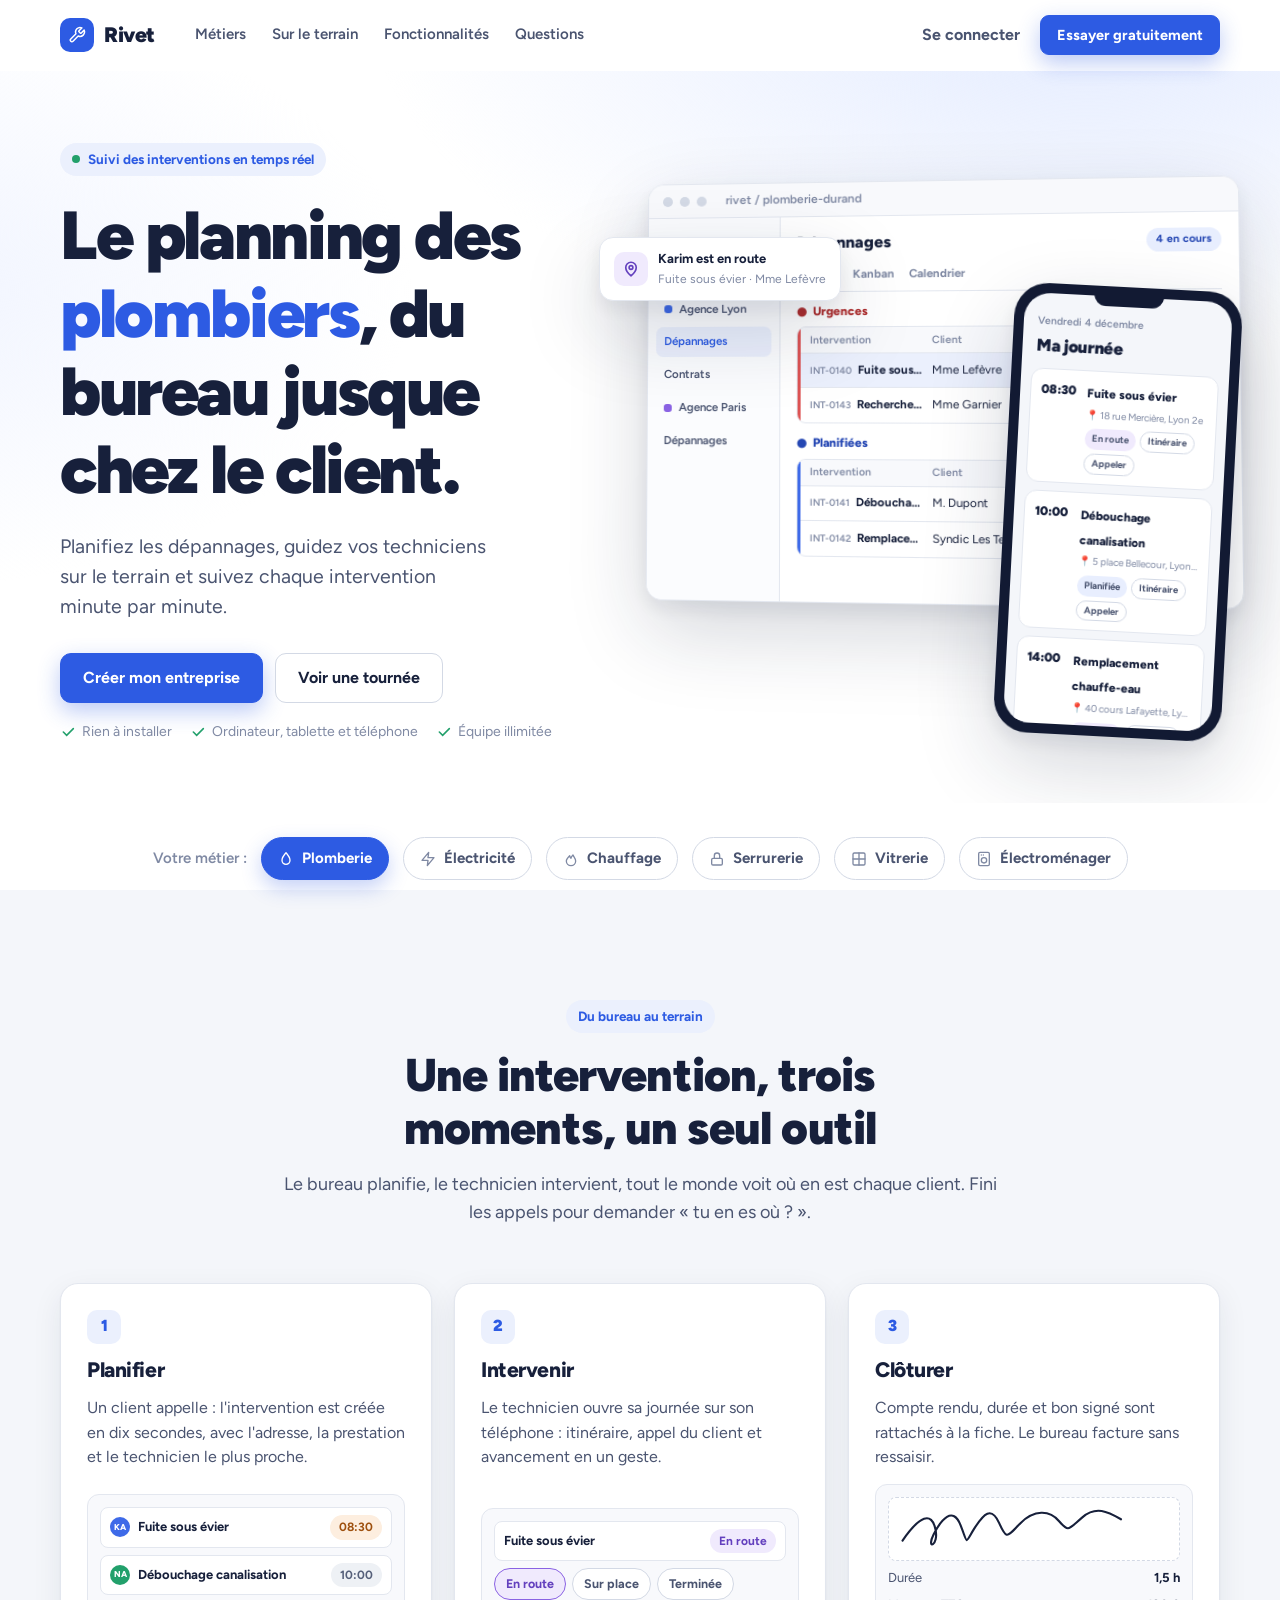
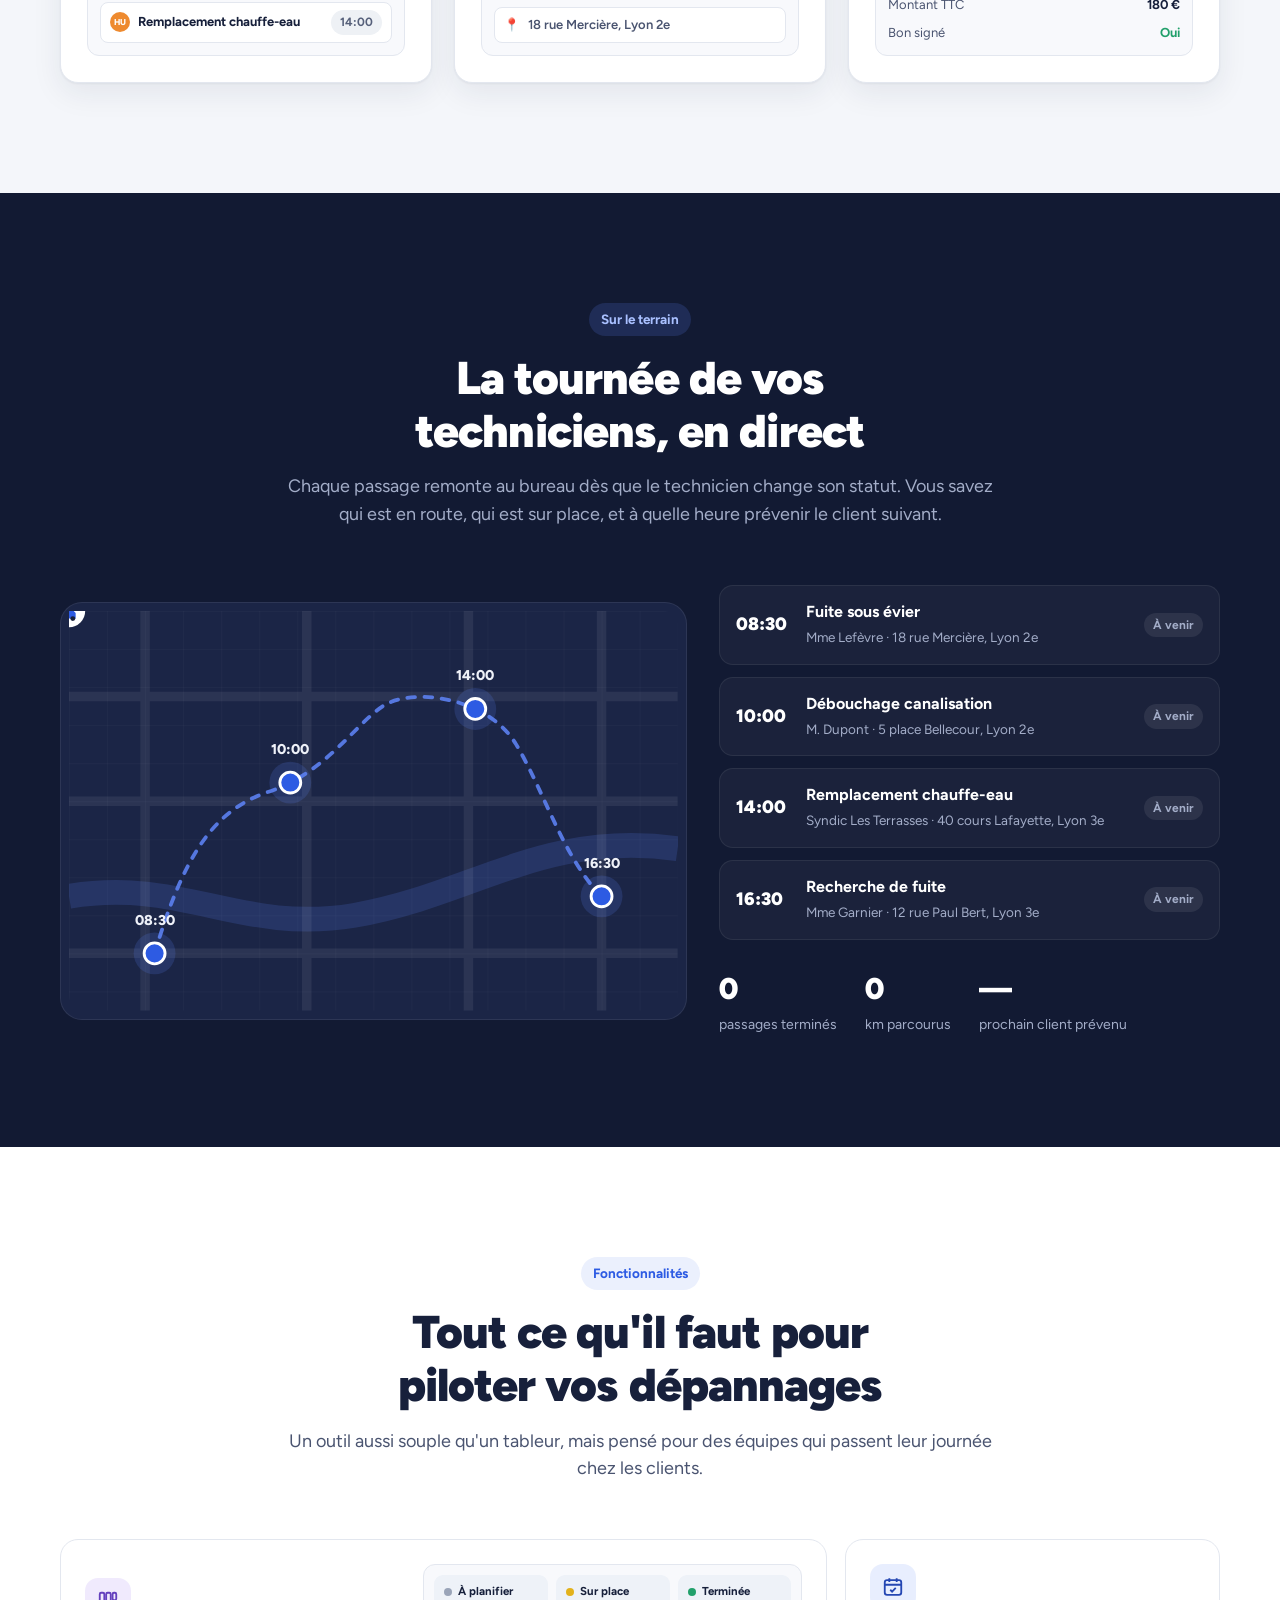
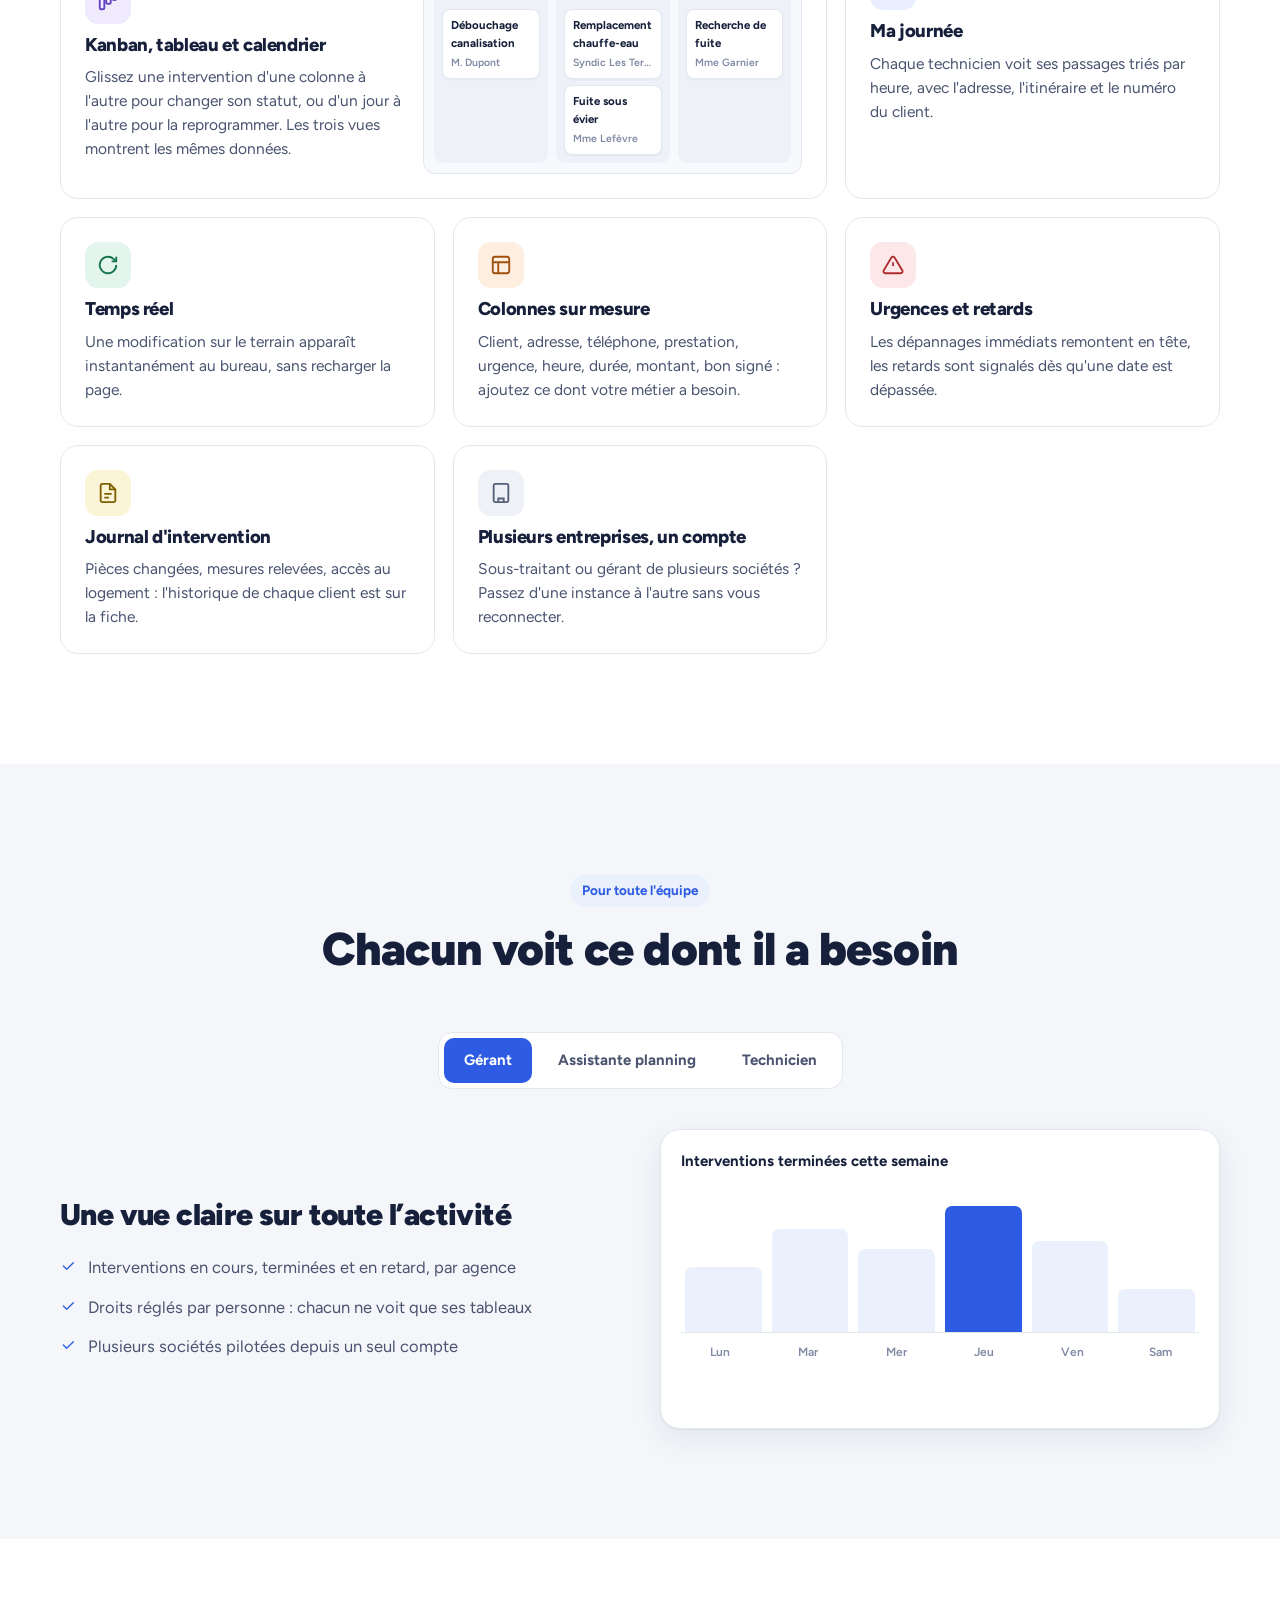
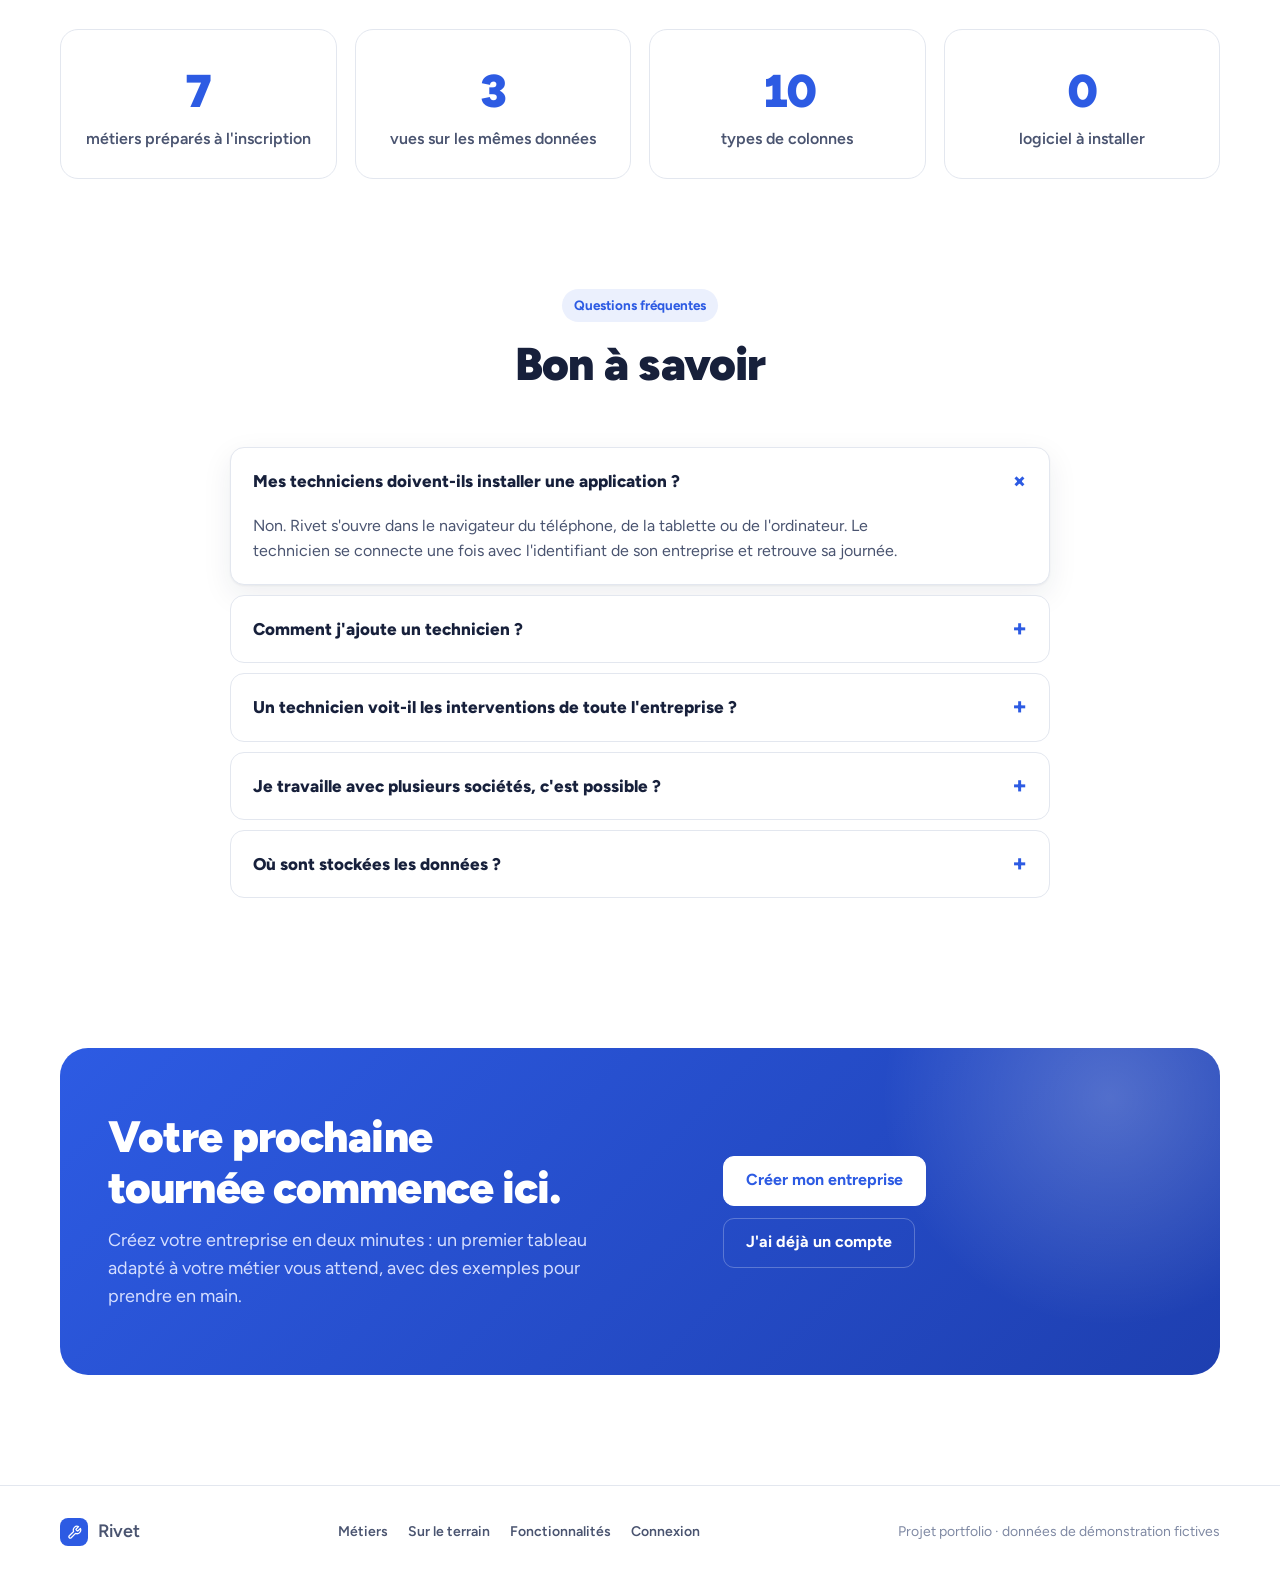
<file: index.html>
<!doctype html>
<html lang="fr">
<head>
<meta charset="utf-8">
<meta name="viewport" content="width=device-width, initial-scale=1, viewport-fit=cover">
<title>Rivet · Le logiciel d'interventions des artisans et techniciens</title>
<meta name="description" content="Planifiez les dépannages, guidez vos techniciens sur le terrain et suivez chaque intervention en temps réel. Plomberie, électricité, chauffage, serrurerie, vitrerie, électroménager.">
<meta name="theme-color" content="#2D5BE3">
<link rel="icon" href="data:image/svg+xml,%3Csvg xmlns='http://www.w3.org/2000/svg' viewBox='0 0 32 32'%3E%3Crect width='32' height='32' rx='9' fill='%232D5BE3'/%3E%3Ctext x='16' y='22' font-family='Arial' font-weight='bold' font-size='17' fill='white' text-anchor='middle'%3ER%3C/text%3E%3C/svg%3E">
<link rel="preconnect" href="https://fonts.googleapis.com">
<link rel="preconnect" href="https://fonts.gstatic.com" crossorigin>
<link rel="stylesheet" href="https://fonts.googleapis.com/css2?family=Figtree:wght@400;500;600;700;800;900&display=swap">
<style>
/* Site de présentation Rivet. Même identité que l'application : surfaces claires, bleu franc, Figtree.
   Les visuels sont des maquettes vivantes de l'application, animées en HTML/CSS/SVG. */
:root {
  --bg: #F4F6FA; --surface: #FFFFFF; --surface-2: #F8F9FC; --hover: #EEF2F8;
  --ink: #17203B; --ink-2: #4A5470; --ink-3: #7F89A3; --line: #E3E7EF; --line-2: #D3D9E5;
  --primary: #2D5BE3; --primary-2: #234AC2; --primary-soft: #EBF0FD;
  --navy: #121A33; --navy-2: #1B2546; --navy-ink: #EEF1F8; --navy-mute: #A3ADC8;
  --blue: #3E6AE8; --blue-bg: #E8EEFE; --blue-fg: #2547B3;
  --green: #22A06B; --green-bg: #E3F5EC; --green-fg: #15734B;
  --orange: #EE8A2F; --orange-bg: #FDEEDF; --orange-fg: #9E500E;
  --red: #DD5353; --red-bg: #FCE8E8; --red-fg: #AE2E2E;
  --violet: #8A62E3; --violet-bg: #F0EAFD; --violet-fg: #6340BE;
  --yellow: #E3B21C; --yellow-bg: #FCF4D6; --yellow-fg: #7C6000;
  --grey: #9AA4B8; --grey-bg: #EEF1F5; --grey-fg: #56607A;
  --shadow: 0 1px 2px rgba(23,32,59,.05), 0 10px 30px rgba(23,32,59,.08);
  --shadow-lg: 0 30px 80px rgba(23,32,59,.18), 0 8px 20px rgba(23,32,59,.08);
  --r: 14px; --f: "Figtree", system-ui, -apple-system, "Segoe UI", Roboto, sans-serif;
}
* { box-sizing: border-box; }
html { scroll-behavior: smooth; }
body { margin: 0; background: var(--surface); color: var(--ink); font-family: var(--f); font-size: 16px; line-height: 1.55; -webkit-font-smoothing: antialiased; overflow-x: hidden; }
a { color: inherit; }
h1, h2, h3, h4 { margin: 0; line-height: 1.15; text-wrap: balance; letter-spacing: -.02em; }
p { margin: 0; }
button { font: inherit; cursor: pointer; }
:focus-visible { outline: 2px solid var(--primary); outline-offset: 3px; }
.wrap { width: min(1200px, 100%); margin: 0 auto; padding-left: max(20px, env(safe-area-inset-left, 0px)); padding-right: max(20px, env(safe-area-inset-right, 0px)); }
.c-blue { --c: var(--blue); --cb: var(--blue-bg); --cf: var(--blue-fg); }
.c-green { --c: var(--green); --cb: var(--green-bg); --cf: var(--green-fg); }
.c-orange { --c: var(--orange); --cb: var(--orange-bg); --cf: var(--orange-fg); }
.c-red { --c: var(--red); --cb: var(--red-bg); --cf: var(--red-fg); }
.c-violet { --c: var(--violet); --cb: var(--violet-bg); --cf: var(--violet-fg); }
.c-yellow { --c: var(--yellow); --cb: var(--yellow-bg); --cf: var(--yellow-fg); }
.c-grey { --c: var(--grey); --cb: var(--grey-bg); --cf: var(--grey-fg); }
.pill { display: inline-flex; align-items: center; gap: 5px; font-size: 12px; font-weight: 700; padding: 3px 9px; border-radius: 999px; background: var(--cb); color: var(--cf); white-space: nowrap; transition: background .35s, color .35s; }
.btn { display: inline-flex; align-items: center; justify-content: center; gap: 8px; height: 50px; padding: 0 22px; border-radius: 11px; font-weight: 700; font-size: 16px; text-decoration: none; border: 1px solid var(--line-2); background: var(--surface); color: var(--ink); transition: transform .15s, background .15s, box-shadow .15s; white-space: nowrap; }
.btn:hover { transform: translateY(-1px); box-shadow: var(--shadow); }
.btn.primary { background: var(--primary); border-color: var(--primary); color: #fff; box-shadow: 0 8px 22px rgba(45,91,227,.32); }
.btn.primary:hover { background: var(--primary-2); }
.btn.sm { height: 40px; padding: 0 16px; font-size: 14.5px; border-radius: 9px; }
.btn.ghost-dark { background: transparent; border-color: rgba(255,255,255,.25); color: #fff; }
.eyebrow { display: inline-flex; align-items: center; gap: 8px; font-size: 13.5px; font-weight: 700; color: var(--primary); background: var(--primary-soft); padding: 6px 12px; border-radius: 999px; }
.eyebrow .live { width: 8px; height: 8px; border-radius: 50%; background: var(--green); box-shadow: 0 0 0 0 rgba(34,160,107,.6); animation: ping 1.8s infinite; }
@keyframes ping { 70% { box-shadow: 0 0 0 9px rgba(34,160,107,0); } 100% { box-shadow: 0 0 0 0 rgba(34,160,107,0); } }
.section { padding: 110px 0; }
.section-head { max-width: 720px; margin: 0 auto 56px; text-align: center; display: flex; flex-direction: column; align-items: center; gap: 16px; }
.section-head h2 { font-size: clamp(30px, 4vw, 46px); font-weight: 900; }
.section-head p { font-size: 18px; color: var(--ink-2); max-width: 60ch; }

/* Apparition au défilement (le contenu reste visible sans JavaScript) */
.js .reveal { opacity: 0; transform: translateY(24px); transition: opacity .7s ease, transform .7s ease; }
.js .reveal.in { opacity: 1; transform: none; }

/* ---------- Navigation ---------- */
.nav { position: sticky; top: env(safe-area-inset-top, 0px); z-index: 50; background: rgba(255,255,255,.86); backdrop-filter: saturate(1.4) blur(12px); -webkit-backdrop-filter: saturate(1.4) blur(12px); border-bottom: 1px solid transparent; transition: border-color .2s; }
body::before { content: ""; position: fixed; inset: 0 0 auto; height: env(safe-area-inset-top, 0px); background: #fff; z-index: 51; }
.nav.scrolled { border-bottom-color: var(--line); }
.nav-in { display: flex; align-items: center; gap: 28px; height: 70px; }
.logo { display: inline-flex; align-items: center; gap: 10px; font-weight: 900; font-size: 21px; text-decoration: none; letter-spacing: -.02em; }
.logo-mark { width: 34px; height: 34px; border-radius: 10px; background: var(--primary); color: #fff; display: grid; place-items: center; }
.nav-links { display: flex; gap: 26px; margin-left: 12px; }
.nav-links a { text-decoration: none; color: var(--ink-2); font-weight: 600; font-size: 15px; }
.nav-links a:hover { color: var(--primary); }
.nav-cta { margin-left: auto; display: flex; gap: 10px; align-items: center; }
.nav-login { text-decoration: none; font-weight: 700; color: var(--ink-2); padding: 8px 10px; }
.nav-login:hover { color: var(--primary); }

/* ---------- Héros ---------- */
.hero { position: relative; padding: 72px 0 60px; overflow: hidden; background: radial-gradient(1200px 600px at 85% -10%, #E3EBFF 0%, rgba(227,235,255,0) 60%), radial-gradient(900px 500px at -10% 30%, #F0F4FF 0%, rgba(240,244,255,0) 60%), var(--surface); }
.hero-grid { display: grid; grid-template-columns: minmax(0, 1fr) minmax(0, 1.08fr); gap: 56px; align-items: center; }
.hero h1 { font-size: clamp(40px, 5.6vw, 68px); font-weight: 900; letter-spacing: -.035em; margin-top: 20px; }
.rot { display: inline-grid; color: var(--primary); position: relative; }
.rot span { grid-area: 1 / 1; transition: opacity .45s, transform .45s; }
.rot span.out { opacity: 0; transform: translateY(-40%); }
.rot span.wait { opacity: 0; transform: translateY(40%); }
.hero-lead { font-size: 19.5px; color: var(--ink-2); margin-top: 22px; max-width: 34ch; }
.hero-cta { display: flex; gap: 12px; margin-top: 32px; flex-wrap: wrap; }
.hero-note { margin-top: 18px; font-size: 14px; color: var(--ink-3); display: flex; gap: 18px; flex-wrap: wrap; }
.hero-note span { display: inline-flex; align-items: center; gap: 6px; }
.hero-note svg { color: var(--green); }

/* Maquettes (ordinateur + téléphone) */
.stage { position: relative; min-height: 520px; }
.laptop { position: relative; background: var(--surface); border-radius: 16px; box-shadow: var(--shadow-lg); border: 1px solid var(--line); overflow: hidden; transform: perspective(1600px) rotateY(-7deg) rotateX(3deg); transform-origin: left center; transition: transform .6s; }
.stage:hover .laptop { transform: perspective(1600px) rotateY(-3deg) rotateX(1deg); }
.lt-top { height: 34px; display: flex; align-items: center; gap: 7px; padding: 0 14px; background: var(--surface-2); border-bottom: 1px solid var(--line); }
.lt-top i { width: 10px; height: 10px; border-radius: 50%; background: var(--line-2); display: block; }
.lt-top b { margin-left: 12px; font-size: 12px; color: var(--ink-3); font-weight: 600; }
.lt-body { display: grid; grid-template-columns: 132px minmax(0, 1fr); min-height: 380px; }
.lt-side { background: #FBFCFE; border-right: 1px solid var(--line); padding: 12px 8px; display: flex; flex-direction: column; gap: 3px; font-size: 11.5px; font-weight: 600; color: var(--ink-2); }
.lt-side .it { padding: 6px 8px; border-radius: 7px; display: flex; gap: 7px; align-items: center; }
.lt-side .it.on { background: var(--primary-soft); color: var(--primary); }
.lt-side .it i { width: 8px; height: 8px; border-radius: 3px; background: var(--c, var(--grey)); flex: none; }
.lt-side .ttl { font-size: 9.5px; letter-spacing: .07em; text-transform: uppercase; color: var(--ink-3); padding: 10px 8px 4px; }
.lt-main { padding: 14px 16px; min-width: 0; }
.lt-head { display: flex; justify-content: space-between; align-items: center; margin-bottom: 10px; }
.lt-head b { font-size: 16px; font-weight: 800; }
.lt-head .pill { font-size: 10.5px; }
.lt-tabs { display: flex; gap: 14px; font-size: 11.5px; font-weight: 700; color: var(--ink-3); border-bottom: 1px solid var(--line); margin-bottom: 10px; }
.lt-tabs span { padding-bottom: 7px; }
.lt-tabs span.on { color: var(--primary); box-shadow: inset 0 -2px 0 var(--primary); }
.lt-group { font-size: 12px; font-weight: 800; margin: 10px 0 6px; color: var(--cf); display: flex; align-items: center; gap: 6px; }
.lt-table { border: 1px solid var(--line); border-radius: 9px; overflow: hidden; position: relative; }
.lt-table::before { content: ""; position: absolute; left: 0; top: 0; bottom: 0; width: 3px; background: var(--c); }
.lt-row { display: grid; grid-template-columns: 1.6fr 1.1fr .9fr .9fr .55fr; gap: 8px; align-items: center; padding: 0 10px 0 12px; height: 34px; border-bottom: 1px solid var(--line); font-size: 11.5px; white-space: nowrap; transition: background .4s; }
.lt-row:last-child { border-bottom: 0; }
.lt-row.head { height: 26px; background: var(--surface-2); color: var(--ink-3); font-weight: 600; font-size: 10.5px; }
.lt-row > * { overflow: hidden; text-overflow: ellipsis; min-width: 0; }
.lt-row .nm { font-weight: 700; }
.lt-row .nm small { color: var(--ink-3); font-weight: 600; margin-right: 6px; }
.lt-row .pill { font-size: 10.5px; padding: 2px 8px; justify-self: start; }
.lt-row.flash { background: var(--primary-soft); }
.lt-row.enter { animation: rowin .6s ease-out; }
@keyframes rowin { from { opacity: 0; transform: translateX(-14px); background: var(--primary-soft); } }
.av { width: 20px; height: 20px; border-radius: 50%; display: inline-grid; place-items: center; background: var(--c); color: #fff; font-size: 8.5px; font-weight: 800; flex: none; vertical-align: middle; }
.who { display: inline-flex; align-items: center; gap: 5px; }

.phone { position: absolute; right: -12px; bottom: -34px; width: 228px; background: var(--navy); border-radius: 34px; padding: 10px; box-shadow: var(--shadow-lg); transform: rotate(3deg); transition: transform .6s; }
.stage:hover .phone { transform: rotate(0deg) translateY(-6px); }
.ph-screen { background: var(--bg); border-radius: 26px; overflow: hidden; height: 430px; display: flex; flex-direction: column; }
.ph-notch { height: 26px; display: flex; justify-content: center; align-items: center; }
.ph-notch i { width: 70px; height: 18px; background: var(--navy); border-radius: 0 0 12px 12px; margin-top: -8px; display: block; }
.ph-head { padding: 4px 14px 10px; }
.ph-head small { color: var(--ink-3); font-size: 10.5px; font-weight: 600; }
.ph-head b { display: block; font-size: 17px; font-weight: 900; letter-spacing: -.02em; }
.ph-list { padding: 0 10px; display: flex; flex-direction: column; gap: 8px; }
.ph-job { background: #fff; border-radius: 12px; padding: 9px 10px; border: 1px solid var(--line); display: grid; grid-template-columns: 38px minmax(0, 1fr); gap: 8px; transition: opacity .4s; }
.ph-job.done { opacity: .6; }
.ph-job .t { font-weight: 900; font-size: 12.5px; padding-top: 1px; }
.ph-job .n { font-weight: 800; font-size: 12px; line-height: 1.25; }
.ph-job .a { font-size: 10px; color: var(--ink-3); margin-top: 2px; white-space: nowrap; overflow: hidden; text-overflow: ellipsis; }
.ph-job .row { display: flex; gap: 4px; margin-top: 6px; flex-wrap: wrap; }
.ph-job .row span { font-size: 9.5px; font-weight: 700; border: 1px solid var(--line-2); border-radius: 999px; padding: 2px 7px; color: var(--ink-2); }
.ph-job .row .pill { font-size: 9.5px; padding: 2px 7px; border: 0; }
.toast { position: absolute; left: -48px; top: 54px; background: #fff; border-radius: 14px; box-shadow: var(--shadow-lg); padding: 11px 14px; display: flex; gap: 10px; align-items: center; font-size: 13px; max-width: 270px; border: 1px solid var(--line); transition: opacity .5s, transform .5s; z-index: 3; }
.toast.hide { opacity: 0; transform: translateY(-10px) scale(.97); }
.toast b { display: block; font-size: 13px; }
.toast small { color: var(--ink-3); font-size: 12px; }
.toast .ic { width: 34px; height: 34px; border-radius: 10px; display: grid; place-items: center; background: var(--cb); color: var(--cf); flex: none; }

/* ---------- Sélecteur de métier ---------- */
.trades { padding: 34px 0 10px; }
.trades-in { display: flex; align-items: center; gap: 14px; flex-wrap: wrap; justify-content: center; }
.trades-in > span { color: var(--ink-3); font-weight: 600; font-size: 15px; }
.trade { display: inline-flex; align-items: center; gap: 8px; border: 1px solid var(--line-2); background: var(--surface); border-radius: 999px; padding: 9px 16px; font-weight: 700; font-size: 15px; color: var(--ink-2); transition: all .2s; }
.trade svg { color: var(--ink-3); transition: color .2s; }
.trade:hover { border-color: var(--primary); color: var(--primary); }
.trade.on { background: var(--primary); border-color: var(--primary); color: #fff; box-shadow: 0 8px 20px rgba(45,91,227,.28); }
.trade.on svg { color: #fff; }

/* ---------- Bureau → terrain ---------- */
.flow { background: var(--bg); }
.flow-grid { display: grid; grid-template-columns: repeat(3, minmax(0, 1fr)); gap: 22px; position: relative; }
.flow-card { background: var(--surface); border: 1px solid var(--line); border-radius: 18px; padding: 26px; box-shadow: var(--shadow); display: flex; flex-direction: column; gap: 14px; position: relative; }
.flow-card .num { width: 34px; height: 34px; border-radius: 10px; background: var(--primary-soft); color: var(--primary); font-weight: 900; display: grid; place-items: center; }
.flow-card h3 { font-size: 21px; font-weight: 800; }
.flow-card p { color: var(--ink-2); }
.flow-vis { margin-top: auto; background: var(--surface-2); border: 1px solid var(--line); border-radius: 12px; padding: 12px; min-height: 140px; display: flex; flex-direction: column; gap: 7px; font-size: 13px; }
.mini-row { display: flex; align-items: center; gap: 8px; background: #fff; border: 1px solid var(--line); border-radius: 8px; padding: 7px 9px; }
.mini-row b { flex: 1; min-width: 0; white-space: nowrap; overflow: hidden; text-overflow: ellipsis; font-size: 13px; }
.mini-steps { display: flex; gap: 6px; flex-wrap: wrap; }
.mini-steps span { border: 1px solid var(--line-2); border-radius: 999px; padding: 5px 11px; font-weight: 700; font-size: 12.5px; color: var(--ink-2); background: #fff; transition: all .35s; }
.mini-steps span.on { background: var(--cb); color: var(--cf); border-color: var(--c); }
.sign { height: 64px; background: #fff; border: 1px dashed var(--line-2); border-radius: 8px; position: relative; overflow: hidden; }
.sign path { stroke: var(--ink); stroke-width: 2.2; fill: none; stroke-linecap: round; stroke-dasharray: 400; stroke-dashoffset: 400; }
.in .sign path { animation: draw 2.4s ease forwards .4s; }
@keyframes draw { to { stroke-dashoffset: 0; } }
.sum-line { display: flex; justify-content: space-between; font-size: 13px; color: var(--ink-2); }
.sum-line b { color: var(--ink); }

/* ---------- Tournée ---------- */
.route { background: var(--navy); color: var(--navy-ink); position: relative; overflow: hidden; }
.route .section-head h2 { color: #fff; }
.route .section-head p { color: var(--navy-mute); }
.route .eyebrow { background: rgba(91,128,240,.18); color: #A9C0FF; }
.route-grid { display: grid; grid-template-columns: minmax(0, 1.25fr) minmax(0, 1fr); gap: 32px; align-items: center; }
.map { background: var(--navy-2); border-radius: 22px; border: 1px solid rgba(255,255,255,.08); padding: 8px; position: relative; }
.map svg { width: 100%; height: auto; display: block; }
.stop-list { list-style: none; margin: 0; padding: 0; display: flex; flex-direction: column; gap: 12px; }
.stop { display: grid; grid-template-columns: 56px minmax(0, 1fr) auto; gap: 14px; align-items: center; padding: 14px 16px; border-radius: 14px; background: rgba(255,255,255,.04); border: 1px solid rgba(255,255,255,.07); transition: background .35s, border-color .35s, transform .35s; }
.stop .t { font-weight: 900; font-size: 18px; color: #fff; }
.stop b { display: block; color: #fff; }
.stop small { color: var(--navy-mute); font-size: 13.5px; }
.stop .pill { background: rgba(255,255,255,.08); color: var(--navy-mute); }
.stop.on { background: rgba(91,128,240,.16); border-color: rgba(91,128,240,.55); transform: translateX(6px); }
.stop.on .pill { background: var(--yellow-bg); color: var(--yellow-fg); }
.stop.done .pill { background: var(--green-bg); color: var(--green-fg); }
.route-kpis { display: flex; gap: 28px; margin-top: 26px; flex-wrap: wrap; }
.route-kpis div b { display: block; font-size: 30px; font-weight: 900; color: #fff; font-variant-numeric: tabular-nums; }
.route-kpis div small { color: var(--navy-mute); font-size: 14px; }

/* ---------- Fonctionnalités ---------- */
.feat-grid { display: grid; grid-template-columns: repeat(3, minmax(0, 1fr)); gap: 18px; }
.feat { background: var(--surface); border: 1px solid var(--line); border-radius: 18px; padding: 24px; display: flex; flex-direction: column; gap: 10px; transition: transform .25s, box-shadow .25s, border-color .25s; }
.feat:hover { transform: translateY(-4px); box-shadow: var(--shadow); border-color: var(--line-2); }
.feat .ic { width: 46px; height: 46px; border-radius: 13px; display: grid; place-items: center; background: var(--cb); color: var(--cf); }
.feat h3 { font-size: 18.5px; font-weight: 800; }
.feat p { color: var(--ink-2); font-size: 15.5px; }
.feat.big { grid-column: span 2; display: grid; grid-template-columns: minmax(0, 1fr) minmax(0, 1.2fr); gap: 22px; align-items: center; }
.feat.big .txt { display: flex; flex-direction: column; gap: 10px; }
.kb { display: grid; grid-template-columns: repeat(3, minmax(0, 1fr)); gap: 8px; background: var(--surface-2); border-radius: 12px; padding: 10px; border: 1px solid var(--line); min-height: 210px; }
.kb-col { background: var(--hover); border-radius: 9px; padding: 8px; display: flex; flex-direction: column; gap: 6px; min-width: 0; }
.kb-col > b { font-size: 11.5px; display: flex; align-items: center; gap: 6px; padding: 0 2px 2px; }
.kb-col > b i { width: 8px; height: 8px; border-radius: 50%; background: var(--c); }
.kb-card { background: #fff; border: 1px solid var(--line); border-radius: 8px; padding: 7px 8px; font-size: 11.5px; font-weight: 700; box-shadow: 0 1px 2px rgba(23,32,59,.05); animation: pop .5s ease-out; }
.kb-card small { display: block; color: var(--ink-3); font-weight: 600; font-size: 10.5px; margin-top: 2px; white-space: nowrap; overflow: hidden; text-overflow: ellipsis; }
@keyframes pop { from { transform: scale(.92) translateY(-6px); opacity: 0; } }

/* ---------- Rôles ---------- */
.roles { background: var(--bg); }
.roles-tabs { display: flex; justify-content: center; gap: 6px; background: var(--surface); border: 1px solid var(--line); border-radius: 14px; padding: 5px; width: max-content; max-width: 100%; margin: 0 auto 40px; flex-wrap: wrap; }
.roles-tabs button { border: 0; background: none; padding: 11px 20px; border-radius: 10px; font-weight: 700; color: var(--ink-2); font-size: 15px; }
.roles-tabs button.on { background: var(--primary); color: #fff; }
.role-panel { display: grid; grid-template-columns: minmax(0, 1fr) minmax(0, 1fr); gap: 40px; align-items: center; }
.role-panel h3 { font-size: 30px; font-weight: 900; }
.role-panel ul { list-style: none; padding: 0; margin: 22px 0 0; display: flex; flex-direction: column; gap: 14px; }
.role-panel li { display: flex; gap: 12px; align-items: flex-start; color: var(--ink-2); font-size: 16.5px; }
.role-panel li svg { flex: none; color: var(--primary); margin-top: 3px; }
.role-vis { background: var(--surface); border-radius: 20px; border: 1px solid var(--line); box-shadow: var(--shadow); padding: 20px; min-height: 300px; display: flex; flex-direction: column; gap: 10px; }
.role-anim { animation: fadeup .45s ease-out; }
@keyframes fadeup { from { opacity: 0; transform: translateY(10px); } }
.acc-line { display: grid; grid-template-columns: minmax(0, 1fr) auto; gap: 10px; align-items: center; padding: 10px 12px; border: 1px solid var(--line); border-radius: 10px; font-size: 14px; }
.acc-line b { display: flex; align-items: center; gap: 8px; }
.bars { display: flex; align-items: flex-end; gap: 10px; height: 150px; padding: 6px 4px 0; border-bottom: 1px solid var(--line); }
.bars div { flex: 1; background: var(--primary-soft); border-radius: 7px 7px 0 0; position: relative; height: 0; transition: height 1s cubic-bezier(.2,.8,.2,1); }
.bars div.hi { background: var(--primary); }
.bars-l { display: flex; gap: 10px; font-size: 12px; color: var(--ink-3); font-weight: 600; }
.bars-l span { flex: 1; text-align: center; }

/* ---------- Chiffres ---------- */
.facts { display: grid; grid-template-columns: repeat(4, minmax(0, 1fr)); gap: 18px; }
.fact { text-align: center; padding: 26px 16px; border-radius: 18px; border: 1px solid var(--line); background: var(--surface); }
.fact b { display: block; font-size: 46px; font-weight: 900; color: var(--primary); letter-spacing: -.03em; font-variant-numeric: tabular-nums; }
.fact span { color: var(--ink-2); font-weight: 600; }

/* ---------- FAQ ---------- */
.faq { max-width: 820px; margin: 0 auto; display: flex; flex-direction: column; gap: 10px; }
.faq details { background: var(--surface); border: 1px solid var(--line); border-radius: 14px; padding: 0 22px; transition: box-shadow .2s; }
.faq details[open] { box-shadow: var(--shadow); }
.faq summary { list-style: none; cursor: pointer; padding: 20px 0; font-weight: 800; font-size: 17px; display: flex; justify-content: space-between; gap: 16px; }
.faq summary::-webkit-details-marker { display: none; }
.faq summary::after { content: "+"; font-size: 24px; line-height: 1; color: var(--primary); transition: transform .2s; }
.faq details[open] summary::after { transform: rotate(45deg); }
.faq details p { padding: 0 0 20px; color: var(--ink-2); max-width: 66ch; }

/* ---------- Appel final et pied ---------- */
.cta { padding: 40px 0 110px; }
.cta-box { background: linear-gradient(135deg, #2D5BE3 0%, #1E3FB0 100%); color: #fff; border-radius: 28px; padding: 64px 48px; display: grid; grid-template-columns: minmax(0, 1.3fr) minmax(0, 1fr); gap: 32px; align-items: center; position: relative; overflow: hidden; }
.cta-box::after { content: ""; position: absolute; width: 460px; height: 460px; right: -120px; top: -180px; border-radius: 50%; background: radial-gradient(circle, rgba(255,255,255,.22), rgba(255,255,255,0) 70%); }
.cta-box h2 { font-size: clamp(30px, 4vw, 44px); font-weight: 900; }
.cta-box p { color: #D5DEFF; font-size: 18px; margin-top: 14px; max-width: 44ch; }
.cta-actions { display: flex; flex-direction: column; gap: 12px; align-items: flex-start; position: relative; z-index: 1; }
.cta-actions .btn.primary { background: #fff; color: var(--primary); border-color: #fff; box-shadow: none; }
footer { border-top: 1px solid var(--line); padding: 32px 0 calc(32px + env(safe-area-inset-bottom, 0px)); color: var(--ink-3); font-size: 14px; }
.foot-in { display: flex; justify-content: space-between; align-items: center; gap: 16px; flex-wrap: wrap; }
.foot-in nav { display: flex; gap: 20px; flex-wrap: wrap; }
.foot-in a { text-decoration: none; color: var(--ink-2); font-weight: 600; }

/* ---------- Responsive ---------- */
@media (max-width: 1100px) {
  .hero-grid { grid-template-columns: minmax(0, 1fr); gap: 40px; }
  .hero-copy { text-align: center; display: flex; flex-direction: column; align-items: center; }
  .hero-lead { max-width: 52ch; }
  .hero-cta, .hero-note { justify-content: center; }
  .stage { max-width: 760px; margin: 0 auto; width: 100%; }
  .feat-grid { grid-template-columns: repeat(2, minmax(0, 1fr)); }
  .route-grid { grid-template-columns: minmax(0, 1fr); }
  .facts { grid-template-columns: repeat(2, minmax(0, 1fr)); }
  .nav-links { display: none; }
}
@media (max-width: 820px) {
  .section { padding: 80px 0; }
  .flow-grid, .role-panel, .cta-box { grid-template-columns: minmax(0, 1fr); }
  .feat.big { grid-column: auto; grid-template-columns: minmax(0, 1fr); }
  .feat-grid { grid-template-columns: minmax(0, 1fr); }
  .cta-box { padding: 44px 26px; }
  .laptop { transform: none; }
  .phone { right: 8px; bottom: -40px; width: 190px; }
  .ph-screen { height: 360px; }
  .toast { left: 8px; top: auto; bottom: 20px; }
  .lt-body { grid-template-columns: minmax(0, 1fr); }
  .lt-side { display: none; }
}
@media (max-width: 560px) {
  .hero { padding-top: 44px; }
  .nav-login { display: none; }
  .stage { min-height: 0; padding-bottom: 260px; }
  .phone { left: 50%; right: auto; transform: translateX(-50%) rotate(0); bottom: 0; }
  .stage:hover .phone { transform: translateX(-50%); }
  .toast { display: none; }
  .lt-row { grid-template-columns: 1.6fr 1fr .8fr; }
  .lt-row > :nth-child(4), .lt-row > :nth-child(5) { display: none; }
  .facts { grid-template-columns: minmax(0, 1fr); }
  .stop { grid-template-columns: 48px minmax(0, 1fr); }
  .stop .pill { grid-column: 2; justify-self: start; }
}
@media (prefers-reduced-motion: reduce) {
  *, *::before, *::after { animation: none !important; transition: none !important; }
  html { scroll-behavior: auto; }
  .js .reveal { opacity: 1; transform: none; }
}
</style>
<script>
// Les liens envoyés par e-mail (invitation, confirmation, mot de passe) peuvent arriver ici :
// on les transmet à l'application sans perdre leurs paramètres.
(function () {
  var q = location.search, h = location.hash;
  if (/[?&](invite|org|start)=/.test(q) || /access_token=|error_description=|type=(recovery|signup|magiclink|invite)/.test(h)) {
    location.replace(location.pathname.replace(/(index\.html)?$/, 'app.html') + q + h);
  }
})();
</script>
</head>
<body>
<script>document.documentElement.classList.add('js');document.body.classList.add('js');</script>

<header class="nav" id="nav">
  <div class="wrap nav-in">
    <a class="logo" href="#top"><span class="logo-mark"><svg width="18" height="18" viewBox="0 0 24 24" fill="none" stroke="currentColor" stroke-width="2" stroke-linecap="round" stroke-linejoin="round" aria-hidden="true"><path d="M14.7 6.3a1 1 0 0 0 0 1.4l1.6 1.6a1 1 0 0 0 1.4 0l3.8-3.8a6 6 0 0 1-7.9 7.9l-6.9 6.9a2.1 2.1 0 0 1-3-3l6.9-6.9a6 6 0 0 1 7.9-7.9z"/></svg></span>Rivet</a>
    <nav class="nav-links" aria-label="Sections">
      <a href="#metiers">Métiers</a><a href="#terrain">Sur le terrain</a><a href="#fonctionnalites">Fonctionnalités</a><a href="#faq">Questions</a>
    </nav>
    <div class="nav-cta"><a class="nav-login" href="app.html">Se connecter</a><a class="btn primary sm" href="app.html?start=signup">Essayer gratuitement</a></div>
  </div>
</header>

<main id="top">
  <!-- Héros -->
  <section class="hero">
    <div class="wrap hero-grid">
      <div class="hero-copy">
        <span class="eyebrow"><span class="live"></span>Suivi des interventions en temps réel</span>
        <h1>Le planning des <span class="rot" id="rot" aria-live="polite"><span>plombiers</span></span>, du bureau jusque chez le client.</h1>
        <p class="hero-lead" id="heroLead">Planifiez les dépannages, guidez vos techniciens sur le terrain et suivez chaque intervention minute par minute.</p>
        <div class="hero-cta"><a class="btn primary" href="app.html?start=signup">Créer mon entreprise</a><a class="btn" href="#terrain">Voir une tournée</a></div>
        <p class="hero-note"><span><svg width="16" height="16" viewBox="0 0 24 24" fill="none" stroke="currentColor" stroke-width="2.4" stroke-linecap="round"><path d="m5 12 5 5L20 7"/></svg>Rien à installer</span><span><svg width="16" height="16" viewBox="0 0 24 24" fill="none" stroke="currentColor" stroke-width="2.4" stroke-linecap="round"><path d="m5 12 5 5L20 7"/></svg>Ordinateur, tablette et téléphone</span><span><svg width="16" height="16" viewBox="0 0 24 24" fill="none" stroke="currentColor" stroke-width="2.4" stroke-linecap="round"><path d="m5 12 5 5L20 7"/></svg>Équipe illimitée</span></p>
      </div>

      <div class="stage" aria-label="Aperçu de l'application Rivet">
        <div class="laptop">
          <div class="lt-top"><i></i><i></i><i></i><b>rivet / <span id="ltSlug">plomberie-durand</span></b></div>
          <div class="lt-body">
            <div class="lt-side">
              <div class="it"><svg width="13" height="13" viewBox="0 0 24 24" fill="none" stroke="currentColor" stroke-width="2"><rect x="3" y="4.5" width="18" height="16" rx="2.5"/><path d="M3 9.5h18"/></svg>Ma journée</div>
              <div class="ttl">Espaces</div>
              <div class="it c-blue"><i></i>Agence Lyon</div>
              <div class="it on">Dépannages</div>
              <div class="it">Contrats</div>
              <div class="it c-violet"><i></i>Agence Paris</div>
              <div class="it">Dépannages</div>
            </div>
            <div class="lt-main">
              <div class="lt-head"><b>Dépannages</b><span class="pill c-red" id="ltLate">1 en retard</span></div>
              <div class="lt-tabs"><span class="on">Tableau</span><span>Kanban</span><span>Calendrier</span></div>
              <div class="lt-group c-red"><span>●</span> Urgences</div>
              <div class="lt-table c-red" id="ltUrg"></div>
              <div class="lt-group c-blue"><span>●</span> Planifiées</div>
              <div class="lt-table c-blue" id="ltPlan"></div>
            </div>
          </div>
        </div>
        <div class="phone" aria-hidden="true">
          <div class="ph-screen">
            <div class="ph-notch"><i></i></div>
            <div class="ph-head"><small id="phDate">Aujourd'hui</small><b>Ma journée</b></div>
            <div class="ph-list" id="phList"></div>
          </div>
        </div>
        <div class="toast c-green hide" id="toast" role="status">
          <span class="ic"><svg width="18" height="18" viewBox="0 0 24 24" fill="none" stroke="currentColor" stroke-width="2.2" stroke-linecap="round"><path d="M12 21s-7-5.6-7-11a7 7 0 1 1 14 0c0 5.4-7 11-7 11z"/><circle cx="12" cy="10" r="2.5"/></svg></span>
          <span><b id="toastT">Karim est sur place</b><small id="toastS">Fuite sous évier · 09:12</small></span>
        </div>
      </div>
    </div>
  </section>

  <!-- Métiers -->
  <section class="trades" id="metiers" aria-label="Choisir un métier">
    <div class="wrap trades-in" id="tradeBtns"><span>Votre métier :</span></div>
  </section>

  <!-- Bureau → terrain -->
  <section class="section flow">
    <div class="wrap">
      <div class="section-head reveal"><span class="eyebrow">Du bureau au terrain</span><h2>Une intervention, trois moments, un seul outil</h2><p>Le bureau planifie, le technicien intervient, tout le monde voit où en est chaque client. Fini les appels pour demander « tu en es où ? ».</p></div>
      <div class="flow-grid">
        <article class="flow-card reveal">
          <span class="num">1</span><h3>Planifier</h3>
          <p>Un client appelle : l'intervention est créée en dix secondes, avec l'adresse, la prestation et le technicien le plus proche.</p>
          <div class="flow-vis" id="flowPlan"></div>
        </article>
        <article class="flow-card reveal">
          <span class="num">2</span><h3>Intervenir</h3>
          <p>Le technicien ouvre sa journée sur son téléphone : itinéraire, appel du client et avancement en un geste.</p>
          <div class="flow-vis"><div class="mini-row"><b id="flowJob">Fuite sous évier</b><span class="pill c-grey" id="flowPill">Planifiée</span></div><div class="mini-steps" id="flowSteps"><span data-c="c-violet">En route</span><span data-c="c-yellow">Sur place</span><span data-c="c-green">Terminée</span></div><div class="mini-row" style="font-size:12.5px;color:var(--ink-2)">📍 <b style="font-weight:600" id="flowAddr">18 rue Mercière, Lyon 2e</b></div></div>
        </article>
        <article class="flow-card reveal">
          <span class="num">3</span><h3>Clôturer</h3>
          <p>Compte rendu, durée et bon signé sont rattachés à la fiche. Le bureau facture sans ressaisir.</p>
          <div class="flow-vis"><div class="sign"><svg viewBox="0 0 300 64" preserveAspectRatio="none" aria-hidden="true"><path d="M14 44c18-26 30-30 34-12s-10 22-2 6 20-30 28-10 4 20 14 4 18-24 26-6 8 14 22 0 30-14 40-2 10 8 24-4 26-6 40 2"/></svg></div><div class="sum-line"><span>Durée</span><b id="flowDur">1,5 h</b></div><div class="sum-line"><span>Montant TTC</span><b id="flowAmt">180 €</b></div><div class="sum-line"><span>Bon signé</span><b style="color:var(--green)">Oui</b></div></div>
        </article>
      </div>
    </div>
  </section>

  <!-- Tournée -->
  <section class="section route" id="terrain">
    <div class="wrap">
      <div class="section-head reveal"><span class="eyebrow">Sur le terrain</span><h2>La tournée de vos techniciens, en direct</h2><p>Chaque passage remonte au bureau dès que le technicien change son statut. Vous savez qui est en route, qui est sur place, et à quelle heure prévenir le client suivant.</p></div>
      <div class="route-grid">
        <div class="map reveal">
          <svg viewBox="0 0 640 420" role="img" aria-label="Tournée animée d'un technicien entre quatre clients">
            <defs>
              <pattern id="grid" width="40" height="40" patternUnits="userSpaceOnUse"><path d="M40 0H0v40" fill="none" stroke="rgba(255,255,255,.05)" stroke-width="1"/></pattern>
            </defs>
            <rect width="640" height="420" rx="16" fill="url(#grid)"/>
            <path d="M0 300C120 280 180 340 300 320S500 230 640 250" stroke="rgba(91,128,240,.18)" stroke-width="26" fill="none"/>
            <path d="M80 0v420M250 0v420M420 0v420M560 0v420M0 90h640M0 200h640M0 360h640" stroke="rgba(255,255,255,.07)" stroke-width="10"/>
            <path id="routePath" d="M90 360C120 260 150 210 210 190S300 120 330 100 440 90 470 140 520 260 560 300" fill="none" stroke="#5B80F0" stroke-width="4" stroke-linecap="round" stroke-dasharray="8 10" opacity=".9"/>
            <g id="stops"></g>
            <g id="van"><circle r="17" fill="#FFFFFF"/><path d="M-9 -3h11l5 5v6h-16z" fill="#2D5BE3"/><circle cx="-5" cy="8" r="2.6" fill="#17203B"/><circle cx="4" cy="8" r="2.6" fill="#17203B"/></g>
          </svg>
        </div>
        <div class="reveal">
          <ul class="stop-list" id="stopList"></ul>
          <div class="route-kpis"><div><b id="kDone">0</b><small>passages terminés</small></div><div><b id="kKm">0</b><small>km parcourus</small></div><div><b id="kNext">—</b><small>prochain client prévenu</small></div></div>
        </div>
      </div>
    </div>
  </section>

  <!-- Fonctionnalités -->
  <section class="section" id="fonctionnalites">
    <div class="wrap">
      <div class="section-head reveal"><span class="eyebrow">Fonctionnalités</span><h2>Tout ce qu'il faut pour piloter vos dépannages</h2><p>Un outil aussi souple qu'un tableur, mais pensé pour des équipes qui passent leur journée chez les clients.</p></div>
      <div class="feat-grid">
        <article class="feat big reveal">
          <div class="txt"><span class="ic c-violet"><svg width="22" height="22" viewBox="0 0 24 24" fill="none" stroke="currentColor" stroke-width="2"><rect x="3" y="3" width="5" height="18" rx="1.5"/><rect x="10" y="3" width="5" height="12" rx="1.5"/><rect x="17" y="3" width="4" height="8" rx="1.5"/></svg></span><h3>Kanban, tableau et calendrier</h3><p>Glissez une intervention d'une colonne à l'autre pour changer son statut, ou d'un jour à l'autre pour la reprogrammer. Les trois vues montrent les mêmes données.</p></div>
          <div class="kb" id="kb" aria-hidden="true"></div>
        </article>
        <article class="feat reveal"><span class="ic c-blue"><svg width="22" height="22" viewBox="0 0 24 24" fill="none" stroke="currentColor" stroke-width="2"><rect x="3" y="4.5" width="18" height="16" rx="2.5"/><path d="M3 9.5h18M8 2.5v4M16 2.5v4"/><path d="m9 15 2 2 4-4"/></svg></span><h3>Ma journée</h3><p>Chaque technicien voit ses passages triés par heure, avec l'adresse, l'itinéraire et le numéro du client.</p></article>
        <article class="feat reveal"><span class="ic c-green"><svg width="22" height="22" viewBox="0 0 24 24" fill="none" stroke="currentColor" stroke-width="2"><path d="M21 12a9 9 0 1 1-3-6.7L21 8"/><path d="M21 3v5h-5"/></svg></span><h3>Temps réel</h3><p>Une modification sur le terrain apparaît instantanément au bureau, sans recharger la page.</p></article>
        <article class="feat reveal"><span class="ic c-orange"><svg width="22" height="22" viewBox="0 0 24 24" fill="none" stroke="currentColor" stroke-width="2"><rect x="3" y="3" width="18" height="18" rx="2.5"/><path d="M3 9h18M9 9v12"/></svg></span><h3>Colonnes sur mesure</h3><p>Client, adresse, téléphone, prestation, urgence, heure, durée, montant, bon signé : ajoutez ce dont votre métier a besoin.</p></article>
        <article class="feat reveal"><span class="ic c-red"><svg width="22" height="22" viewBox="0 0 24 24" fill="none" stroke="currentColor" stroke-width="2"><path d="M12 9v4M12 17h.01"/><path d="M10.3 3.9 1.8 18a2 2 0 0 0 1.7 3h17a2 2 0 0 0 1.7-3L13.7 3.9a2 2 0 0 0-3.4 0z"/></svg></span><h3>Urgences et retards</h3><p>Les dépannages immédiats remontent en tête, les retards sont signalés dès qu'une date est dépassée.</p></article>
        <article class="feat reveal"><span class="ic c-yellow"><svg width="22" height="22" viewBox="0 0 24 24" fill="none" stroke="currentColor" stroke-width="2"><path d="M14 2H6a2 2 0 0 0-2 2v16a2 2 0 0 0 2 2h12a2 2 0 0 0 2-2V8z"/><path d="M14 2v6h6M8 13h8M8 17h5"/></svg></span><h3>Journal d'intervention</h3><p>Pièces changées, mesures relevées, accès au logement : l'historique de chaque client est sur la fiche.</p></article>
        <article class="feat reveal"><span class="ic c-grey"><svg width="22" height="22" viewBox="0 0 24 24" fill="none" stroke="currentColor" stroke-width="2"><rect x="4" y="2" width="16" height="20" rx="2"/><path d="M9 22v-4h6v4M8 6h.01M16 6h.01M12 6h.01M12 10h.01M16 10h.01M8 10h.01"/></svg></span><h3>Plusieurs entreprises, un compte</h3><p>Sous-traitant ou gérant de plusieurs sociétés ? Passez d'une instance à l'autre sans vous reconnecter.</p></article>
      </div>
    </div>
  </section>

  <!-- Rôles -->
  <section class="section roles">
    <div class="wrap">
      <div class="section-head reveal"><span class="eyebrow">Pour toute l'équipe</span><h2>Chacun voit ce dont il a besoin</h2></div>
      <div class="roles-tabs" role="tablist" id="roleTabs">
        <button class="on" data-role="gerant" role="tab" aria-selected="true">Gérant</button>
        <button data-role="bureau" role="tab" aria-selected="false">Assistante planning</button>
        <button data-role="tech" role="tab" aria-selected="false">Technicien</button>
      </div>
      <div class="role-panel reveal" id="rolePanel"></div>
    </div>
  </section>

  <!-- Chiffres produit -->
  <section class="section" style="padding-top:90px;padding-bottom:40px">
    <div class="wrap facts">
      <div class="fact reveal"><b data-count="7">7</b><span>métiers préparés à l'inscription</span></div>
      <div class="fact reveal"><b data-count="3">3</b><span>vues sur les mêmes données</span></div>
      <div class="fact reveal"><b data-count="10">10</b><span>types de colonnes</span></div>
      <div class="fact reveal"><b>0</b><span>logiciel à installer</span></div>
    </div>
  </section>

  <!-- FAQ -->
  <section class="section" id="faq" style="padding-top:70px">
    <div class="wrap">
      <div class="section-head reveal"><span class="eyebrow">Questions fréquentes</span><h2>Bon à savoir</h2></div>
      <div class="faq reveal">
        <details open><summary>Mes techniciens doivent-ils installer une application ?</summary><p>Non. Rivet s'ouvre dans le navigateur du téléphone, de la tablette ou de l'ordinateur. Le technicien se connecte une fois avec l'identifiant de son entreprise et retrouve sa journée.</p></details>
        <details><summary>Comment j'ajoute un technicien ?</summary><p>Dans Paramètres, saisissez son e-mail. Il reçoit une invitation, choisit son mot de passe, et vous décidez quels tableaux il voit et peut modifier.</p></details>
        <details><summary>Un technicien voit-il les interventions de toute l'entreprise ?</summary><p>Seulement ce que vous lui ouvrez. Les droits se règlent par espace (une agence par exemple) et par tableau : aucun accès, lecture seule ou édition.</p></details>
        <details><summary>Je travaille avec plusieurs sociétés, c'est possible ?</summary><p>Oui. Un même compte peut appartenir à plusieurs instances de travail. Vous choisissez l'instance à la connexion, puis vous passez de l'une à l'autre depuis le menu.</p></details>
        <details><summary>Où sont stockées les données ?</summary><p>Dans une base Supabase protégée par des règles d'accès appliquées côté serveur : un membre ne peut lire que les données de ses entreprises, et uniquement les tableaux qui lui sont ouverts.</p></details>
      </div>
    </div>
  </section>

  <!-- Appel final -->
  <section class="cta">
    <div class="wrap">
      <div class="cta-box reveal">
        <div><h2>Votre prochaine tournée commence ici.</h2><p>Créez votre entreprise en deux minutes : un premier tableau adapté à votre métier vous attend, avec des exemples pour prendre en main.</p></div>
        <div class="cta-actions"><a class="btn primary" href="app.html?start=signup">Créer mon entreprise</a><a class="btn ghost-dark" href="app.html">J'ai déjà un compte</a></div>
      </div>
    </div>
  </section>
</main>

<footer>
  <div class="wrap foot-in">
    <a class="logo" href="#top" style="font-size:18px"><span class="logo-mark" style="width:28px;height:28px;border-radius:8px"><svg width="15" height="15" viewBox="0 0 24 24" fill="none" stroke="currentColor" stroke-width="2" stroke-linecap="round" stroke-linejoin="round" aria-hidden="true"><path d="M14.7 6.3a1 1 0 0 0 0 1.4l1.6 1.6a1 1 0 0 0 1.4 0l3.8-3.8a6 6 0 0 1-7.9 7.9l-6.9 6.9a2.1 2.1 0 0 1-3-3l6.9-6.9a6 6 0 0 1 7.9-7.9z"/></svg></span>Rivet</a>
    <nav><a href="#metiers">Métiers</a><a href="#terrain">Sur le terrain</a><a href="#fonctionnalites">Fonctionnalités</a><a href="app.html">Connexion</a></nav>
    <span>Projet portfolio · données de démonstration fictives</span>
  </div>
</footer>

<script>
(() => {
'use strict';
const reduce = window.matchMedia('(prefers-reduced-motion: reduce)').matches;
const $ = (s) => document.querySelector(s);
const esc = (s) => String(s).replace(/[&<>"]/g, (c) => ({ '&': '&amp;', '<': '&lt;', '>': '&gt;', '"': '&quot;' }[c]));
const ic = (p) => `<svg width="16" height="16" viewBox="0 0 24 24" fill="none" stroke="currentColor" stroke-width="2" stroke-linecap="round" stroke-linejoin="round" aria-hidden="true">${p}</svg>`;

/* Données de démonstration par métier (fictives) */
const TEAM = [{ n: 'Karim', c: 'c-blue' }, { n: 'Nadia', c: 'c-green' }, { n: 'Hugo', c: 'c-orange' }, { n: 'Léa', c: 'c-violet' }];
const TRADES = [
  { k: 'plomberie', label: 'Plomberie', word: 'plombiers', slug: 'plomberie-durand', icon: '<path d="M12 2.7S6 9.3 6 14a6 6 0 0 0 12 0c0-4.7-6-11.3-6-11.3z"/>',
    jobs: [['Fuite sous évier', 'Mme Lefèvre', '18 rue Mercière, Lyon 2e', '08:30', 'Urgente'], ['Débouchage canalisation', 'M. Dupont', '5 place Bellecour, Lyon 2e', '10:00', 'Normale'], ['Remplacement chauffe-eau', 'Syndic Les Terrasses', '40 cours Lafayette, Lyon 3e', '14:00', 'Normale'], ['Recherche de fuite', 'Mme Garnier', '12 rue Paul Bert, Lyon 3e', '16:30', 'Urgente']] },
  { k: 'electricite', label: 'Électricité', word: 'électriciens', slug: 'elec-express', icon: '<path d="M13 2 3 14h9l-1 8 10-12h-9z"/>',
    jobs: [['Panne générale', 'Boulangerie Martin', '3 rue de la Charité, Lyon 2e', '08:00', 'Dépannage immédiat'], ['Mise en conformité tableau', 'M. Roux', '22 avenue Jean Jaurès, Lyon 7e', '10:30', 'Normale'], ['Pose borne de recharge', 'Mme Faure', '9 rue Garibaldi, Lyon 6e', '14:00', 'Normale'], ['Prises et éclairage', 'Cabinet Morel', '15 quai Saint-Antoine, Lyon 2e', '16:00', 'Urgente']] },
  { k: 'chauffage', label: 'Chauffage', word: 'chauffagistes', slug: 'thermo-services', icon: '<path d="M12 22a7 7 0 0 0 7-7c0-4-3-6-4-9-2 2-3 3-3 5-1-1-2-2-2-4-3 3-5 5-5 8a7 7 0 0 0 7 7z"/>',
    jobs: [['Panne de chaudière', 'M. et Mme Petit', '7 rue Sala, Lyon 2e', '08:15', 'Dépannage immédiat'], ['Entretien annuel', 'Mme Bonnet', '30 rue Vendôme, Lyon 6e', '10:00', 'Normale'], ['Mise en service PAC', 'Résidence Les Tilleuls', '2 rue Duguesclin, Lyon 6e', '13:30', 'Normale'], ['Radiateur froid', 'M. Leroy', '44 rue Moncey, Lyon 3e', '16:00', 'Urgente']] },
  { k: 'serrurerie', label: 'Serrurerie', word: 'serruriers', slug: 'serrure-plus', icon: '<rect x="4" y="11" width="16" height="10" rx="2"/><path d="M8 11V7a4 4 0 0 1 8 0v4"/>',
    jobs: [['Ouverture de porte', 'Mme Chevalier', '11 rue des Remparts, Lyon 2e', '07:45', 'Dépannage immédiat'], ['Changement de cylindre', 'Agence Immo Centre', '6 rue de Brest, Lyon 2e', '10:00', 'Normale'], ['Pose porte blindée', 'M. Blanc', '18 rue Ney, Lyon 6e', '13:00', 'Normale'], ['Serrure bloquée', 'Pharmacie du Parc', '1 place Jules Ferry, Lyon 6e', '17:00', 'Urgente']] },
  { k: 'vitrerie', label: 'Vitrerie', word: 'vitriers', slug: 'vitres-lyon', icon: '<rect x="3" y="3" width="18" height="18" rx="2"/><path d="M12 3v18M3 12h18"/>',
    jobs: [['Vitrine brisée', 'Boutique Lumière', '8 rue du Président Carnot, Lyon 2e', '08:00', 'Dépannage immédiat'], ['Double vitrage', 'M. Girard', '27 rue Créqui, Lyon 6e', '10:30', 'Normale'], ['Volet roulant bloqué', 'Mme André', '5 rue Tronchet, Lyon 6e', '14:00', 'Normale'], ['Mise en sécurité', 'Syndic Saxe', '60 avenue de Saxe, Lyon 3e', '16:30', 'Urgente']] },
  { k: 'electromenager', label: 'Électroménager', word: "réparateurs d'électroménager", slug: 'repar-menager', icon: '<rect x="4" y="2" width="16" height="20" rx="2"/><circle cx="12" cy="14" r="4"/><path d="M8 6h.01M11 6h.01"/>',
    jobs: [['Lave-linge en panne', 'Mme Perrin', '14 rue Pierre Corneille, Lyon 6e', '09:00', 'Urgente'], ['Réfrigérateur ne refroidit plus', 'M. Lambert', '3 rue Juliette Récamier, Lyon 6e', '11:00', 'Urgente'], ['Four qui ne chauffe pas', 'Mme Robin', '19 rue de Sèze, Lyon 6e', '14:30', 'Normale'], ['Lave-vaisselle fuit', 'M. Gauthier', '9 rue Bossuet, Lyon 6e', '16:30', 'Normale']] },
];
const URG = { 'Normale': 'c-grey', 'Urgente': 'c-orange', 'Dépannage immédiat': 'c-red' };
const STEPS = [['Planifiée', 'c-blue'], ['En route', 'c-violet'], ['Sur place', 'c-yellow'], ['Terminée', 'c-green']];
let trade = TRADES[0];
let auto = true;

/* ---------- Sélecteur de métier ---------- */
const btns = $('#tradeBtns');
btns.insertAdjacentHTML('beforeend', TRADES.map((t, i) => `<button class="trade ${i === 0 ? 'on' : ''}" data-i="${i}" aria-pressed="${i === 0}">${ic(t.icon)}${esc(t.label)}</button>`).join(''));
btns.addEventListener('click', (e) => { const b = e.target.closest('.trade'); if (!b) return; auto = false; setTrade(+b.dataset.i); });

function setTrade(i) {
  trade = TRADES[i];
  btns.querySelectorAll('.trade').forEach((b) => { const on = +b.dataset.i === i; b.classList.toggle('on', on); b.setAttribute('aria-pressed', on); });
  swapWord(trade.word);
  $('#ltSlug').textContent = trade.slug;
  renderLaptop(); renderPhone(); renderFlow(); renderStops(); renderKanbanBase();
}
function swapWord(w) {
  const rot = $('#rot'); const old = rot.querySelector('span:not(.out)');
  if (old && old.textContent === w) return;
  const n = document.createElement('span'); n.textContent = w; n.className = reduce ? '' : 'wait';
  rot.appendChild(n);
  if (old) { if (reduce) old.remove(); else { old.classList.add('out'); setTimeout(() => old.remove(), 460); } }
  if (!reduce) requestAnimationFrame(() => requestAnimationFrame(() => n.classList.remove('wait')));
}

/* ---------- Maquette ordinateur ---------- */
const state = { status: [0, 0, 1, 0] };
function rowHtml(j, idx, cls = '') {
  const s = STEPS[state.status[idx]]; const tm = TEAM[idx % TEAM.length];
  return `<div class="lt-row ${cls}" data-r="${idx}"><span class="nm"><small>INT-${String(140 + idx).padStart(4, '0')}</small>${esc(j[0])}</span><span>${esc(j[1])}</span><span class="who"><span class="av ${tm.c}">${tm.n.slice(0, 2).toUpperCase()}</span>${tm.n}</span><span class="pill ${s[1]}">${s[0]}</span><span>${j[3]}</span></div>`;
}
function renderLaptop() {
  const head = '<div class="lt-row head"><span>Intervention</span><span>Client</span><span>Technicien</span><span>Statut</span><span>Heure</span></div>';
  $('#ltUrg').innerHTML = head + trade.jobs.map((j, i) => (j[4] !== 'Normale' ? rowHtml(j, i) : '')).join('');
  $('#ltPlan').innerHTML = head + trade.jobs.map((j, i) => (j[4] === 'Normale' ? rowHtml(j, i) : '')).join('');
}
function renderPhone() {
  const d = new Date().toLocaleDateString('fr-FR', { weekday: 'long', day: 'numeric', month: 'long' });
  $('#phDate').textContent = d.charAt(0).toUpperCase() + d.slice(1);
  $('#phList').innerHTML = trade.jobs.slice(0, 3).map((j, i) => {
    const s = STEPS[state.status[i]];
    return `<div class="ph-job ${state.status[i] === 3 ? 'done' : ''}" data-p="${i}"><span class="t">${j[3]}</span><span><span class="n">${esc(j[0])}</span><div class="a">📍 ${esc(j[2])}</div><div class="row"><span class="pill ${s[1]}">${s[0]}</span><span>Itinéraire</span><span>Appeler</span></div></span></div>`;
  }).join('');
}
function bump(idx) {
  state.status[idx] = (state.status[idx] + 1) % STEPS.length;
  const j = trade.jobs[idx];
  const r = document.querySelector(`.lt-row[data-r="${idx}"]`);
  if (r) { r.outerHTML = rowHtml(j, idx, 'flash'); setTimeout(() => { const n = document.querySelector(`.lt-row[data-r="${idx}"]`); if (n) n.classList.remove('flash'); }, 900); }
  if (idx < 3) renderPhone();
  const s = STEPS[state.status[idx]]; const tm = TEAM[idx % TEAM.length];
  const t = $('#toast');
  t.className = 'toast ' + s[1];
  $('#toastT').textContent = state.status[idx] === 1 ? `${tm.n} est en route` : state.status[idx] === 2 ? `${tm.n} est sur place` : state.status[idx] === 3 ? `${tm.n} a terminé` : 'Intervention replanifiée';
  $('#toastS').textContent = `${j[0]} · ${j[1]}`;
  setTimeout(() => t.classList.add('hide'), 2600);
  $('#ltLate').textContent = state.status.filter((x) => x < 3).length + ' en cours';
  $('#ltLate').className = 'pill c-blue';
}

/* ---------- Bureau → terrain ---------- */
function renderFlow() {
  const j = trade.jobs[0];
  $('#flowPlan').innerHTML = trade.jobs.slice(0, 3).map((x, i) => `<div class="mini-row"><span class="av ${TEAM[i].c}">${TEAM[i].n.slice(0, 2).toUpperCase()}</span><b>${esc(x[0])}</b><span class="pill ${URG[x[4]]}">${x[3]}</span></div>`).join('');
  $('#flowJob').textContent = j[0]; $('#flowAddr').textContent = j[2];
}
let flowStep = -1;
function tickFlow() {
  flowStep = (flowStep + 1) % 4;
  const spans = [...document.querySelectorAll('#flowSteps span')];
  spans.forEach((s, i) => { s.className = i === flowStep - 1 || (flowStep === 0 && false) ? 'on ' + s.dataset.c : ''; if (i === flowStep - 1) s.className = 'on ' + s.dataset.c; });
  const pill = $('#flowPill');
  if (flowStep === 0) { pill.className = 'pill c-blue'; pill.textContent = 'Planifiée'; }
  else { const s = spans[flowStep - 1]; pill.className = 'pill ' + s.dataset.c; pill.textContent = s.textContent; }
}

/* ---------- Tournée animée ---------- */
const STOP_POS = [0.0, 0.34, 0.66, 1.0];
let stopPts = [];
function renderStops() {
  const path = $('#routePath'); const L = path.getTotalLength();
  stopPts = STOP_POS.map((f) => path.getPointAtLength(f * L));
  $('#stops').innerHTML = stopPts.map((p, i) => `<g transform="translate(${p.x.toFixed(1)} ${p.y.toFixed(1)})"><circle r="22" fill="rgba(91,128,240,.18)"/><circle r="11" fill="#2D5BE3" stroke="#fff" stroke-width="3"/><text y="-30" text-anchor="middle" fill="#EEF1F8" font-family="Figtree, sans-serif" font-size="15" font-weight="800">${trade.jobs[i][3]}</text></g>`).join('');
  $('#stopList').innerHTML = trade.jobs.map((j, i) => `<li class="stop" data-s="${i}"><span class="t">${j[3]}</span><span><b>${esc(j[0])}</b><small>${esc(j[1])} · ${esc(j[2])}</small></span><span class="pill">À venir</span></li>`).join('');
}
let routeT = 0;
function routeFrame(dt) {
  const path = $('#routePath'); const L = path.getTotalLength();
  // Cycle de 16 s : trajet + arrêt à chaque client
  routeT = (routeT + dt / 16000) % 1;
  const seg = Math.floor(routeT * 4); const local = (routeT * 4) % 1;
  const move = Math.min(1, local / 0.6); // 60 % du segment à rouler, 40 % sur place
  const from = STOP_POS[Math.max(0, seg - 1)], to = STOP_POS[seg];
  const f = seg === 0 ? 0 : from + (to - from) * easeInOut(move);
  const p = path.getPointAtLength(f * L);
  $('#van').setAttribute('transform', `translate(${p.x.toFixed(1)} ${p.y.toFixed(1)})`);
  const onSite = seg === 0 || move >= 1;
  document.querySelectorAll('.stop').forEach((li, i) => {
    li.classList.toggle('on', i === seg);
    li.classList.toggle('done', i < seg);
    const pill = li.querySelector('.pill');
    pill.textContent = i < seg ? 'Terminée' : i === seg ? (onSite ? 'Sur place' : 'En route') : 'À venir';
  });
  $('#kDone').textContent = seg;
  $('#kKm').textContent = (f * 14.2).toFixed(1).replace('.', ',');
  $('#kNext').textContent = seg < 3 ? trade.jobs[seg + 1][3] : 'Fin de tournée';
}
const easeInOut = (x) => (x < 0.5 ? 2 * x * x : 1 - Math.pow(-2 * x + 2, 2) / 2);

/* ---------- Kanban vivant ---------- */
const kbState = [[0, 1], [2], [3]];
const KB_COLS = [['À planifier', 'c-grey'], ['Sur place', 'c-yellow'], ['Terminée', 'c-green']];
function renderKanbanBase() {
  $('#kb').innerHTML = KB_COLS.map((c, ci) => `<div class="kb-col ${c[1]}"><b><i></i>${c[0]}</b>${kbState[ci].map((j) => `<div class="kb-card">${esc(trade.jobs[j][0])}<small>${esc(trade.jobs[j][1])}</small></div>`).join('')}</div>`).join('');
}
function tickKanban() {
  // Fait avancer la carte la plus ancienne d'une colonne vers la suivante
  if (kbState[0].length) kbState[1].push(kbState[0].shift());
  else if (kbState[1].length) kbState[2].push(kbState[1].shift());
  else { kbState[0] = kbState[2].splice(0); }
  renderKanbanBase();
}

/* ---------- Rôles ---------- */
const ROLES = {
  gerant: { t: 'Une vue claire sur toute l’activité', items: ['Interventions en cours, terminées et en retard, par agence', 'Droits réglés par personne : chacun ne voit que ses tableaux', 'Plusieurs sociétés pilotées depuis un seul compte'],
    vis: () => `<b style="font-size:15px">Interventions terminées cette semaine</b><div class="bars">${[46, 72, 58, 88, 64, 30].map((h, i) => `<div class="${i === 3 ? 'hi' : ''}" data-h="${h}"></div>`).join('')}</div><div class="bars-l"><span>Lun</span><span>Mar</span><span>Mer</span><span>Jeu</span><span>Ven</span><span>Sam</span></div>` },
  bureau: { t: 'Un planning qui se remplit tout seul', items: ['Créer une intervention en dix secondes pendant l’appel du client', 'Assigner le bon technicien et le bon créneau', 'Glisser une intervention dans le calendrier pour la reprogrammer'],
    vis: () => trade.jobs.map((j, i) => `<div class="acc-line"><b><span class="av ${TEAM[i].c}">${TEAM[i].n.slice(0, 2).toUpperCase()}</span>${esc(j[0])}</b><span class="pill ${URG[j[4]]}">${j[3]} · ${j[4]}</span></div>`).join('') },
  tech: { t: 'Sa journée dans la poche', items: ['Ses passages triés par heure, avec l’adresse et le téléphone du client', 'Itinéraire et appel en un geste', 'En route, sur place, terminé : le bureau est prévenu sans appel'],
    vis: () => `<div class="acc-line"><b>${esc(trade.jobs[0][3])} · ${esc(trade.jobs[0][0])}</b><span class="pill c-yellow">Sur place</span></div><div class="acc-line"><b>${esc(trade.jobs[1][3])} · ${esc(trade.jobs[1][0])}</b><span class="pill c-blue">Planifiée</span></div><div class="mini-steps" style="margin-top:6px"><span>Itinéraire</span><span>Appeler</span><span class="on c-green">Terminée</span></div><div class="acc-line" style="font-size:13px;color:var(--ink-2)">Note : joint remplacé, essai en pression OK.</div>` },
};
const ck = ic('<path d="m5 12 5 5L20 7"/>');
function setRole(k) {
  const r = ROLES[k];
  document.querySelectorAll('#roleTabs button').forEach((b) => { const on = b.dataset.role === k; b.classList.toggle('on', on); b.setAttribute('aria-selected', on); });
  $('#rolePanel').innerHTML = `<div class="role-anim"><h3>${r.t}</h3><ul>${r.items.map((x) => `<li>${ck}<span>${esc(x)}</span></li>`).join('')}</ul></div><div class="role-vis role-anim">${r.vis()}</div>`;
  requestAnimationFrame(() => document.querySelectorAll('.bars div').forEach((d) => { d.style.height = d.dataset.h + '%'; }));
}
$('#roleTabs').addEventListener('click', (e) => { const b = e.target.closest('button'); if (b) setRole(b.dataset.role); });

/* ---------- Apparitions et compteurs ---------- */
const io = 'IntersectionObserver' in window ? new IntersectionObserver((ents) => ents.forEach((en) => {
  if (!en.isIntersecting) return;
  en.target.classList.add('in'); io.unobserve(en.target);
  en.target.querySelectorAll('[data-count]').forEach(countUp);
}), { threshold: 0.15 }) : null;
document.querySelectorAll('.reveal').forEach((el) => (io ? io.observe(el) : el.classList.add('in')));
function countUp(el) {
  if (reduce) return;
  const end = +el.dataset.count; const t0 = performance.now();
  const step = (t) => { const k = Math.min(1, (t - t0) / 900); el.textContent = Math.round(end * easeInOut(k)); if (k < 1) requestAnimationFrame(step); };
  requestAnimationFrame(step);
}
window.addEventListener('scroll', () => $('#nav').classList.toggle('scrolled', window.scrollY > 8), { passive: true });

/* ---------- Démarrage ---------- */
setTrade(0); setRole('gerant'); tickFlow();
if (!reduce) {
  let ti = 0, bi = 0;
  setInterval(() => { if (auto && !document.hidden) { ti = (ti + 1) % TRADES.length; setTrade(ti); } }, 6000);
  setInterval(() => { if (!document.hidden) { bump(bi % 4); bi++; } }, 2200);
  setInterval(() => { if (!document.hidden) { tickFlow(); } }, 1600);
  setInterval(() => { if (!document.hidden) tickKanban(); }, 2400);
  let last = performance.now();
  const loop = (t) => { routeFrame(Math.min(64, t - last)); last = t; requestAnimationFrame(loop); };
  requestAnimationFrame(loop);
} else { routeFrame(0); }
})();
</script>
</body>
</html>
</file>
